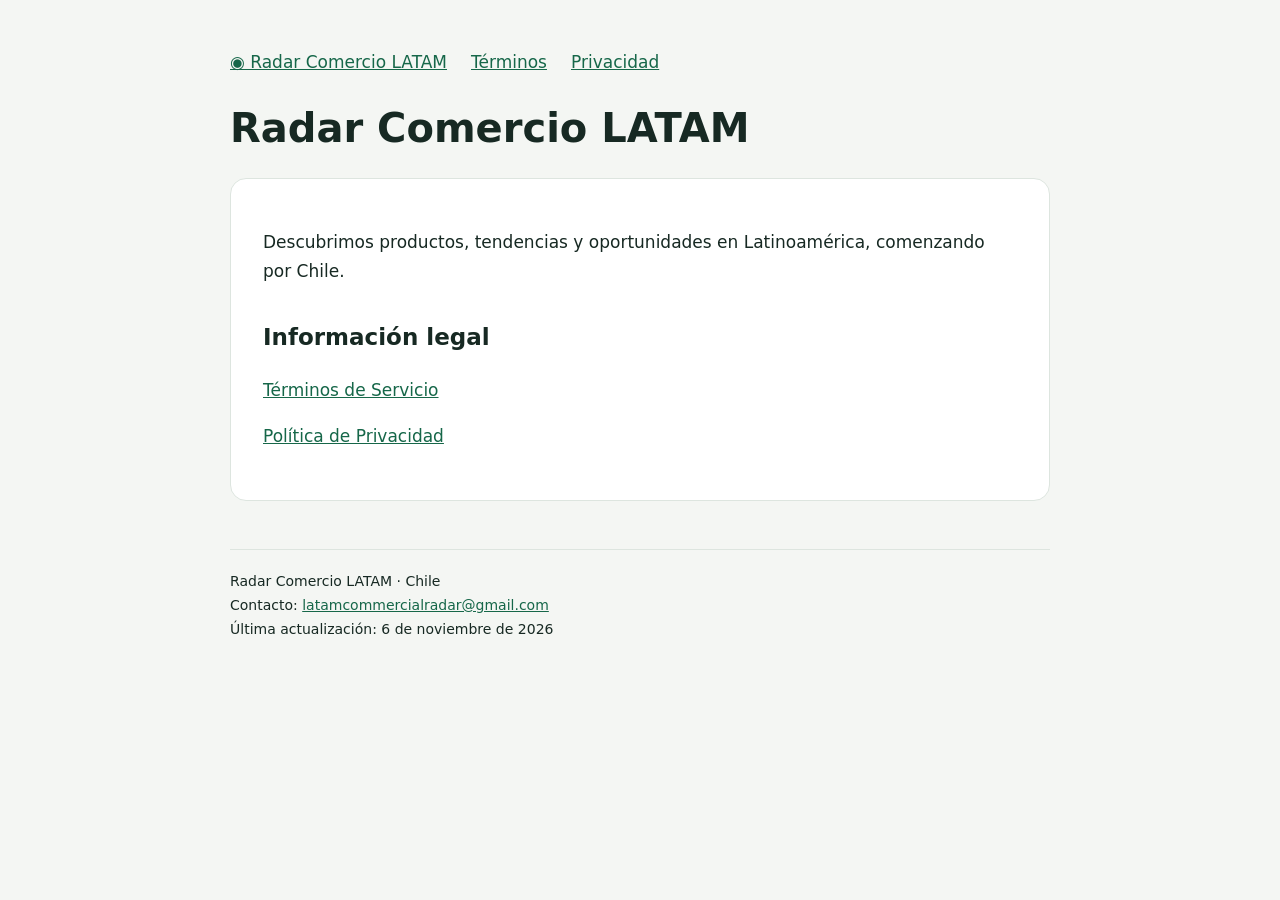
<file: index.html>
<!doctype html><html lang="es"><head><meta charset="utf-8"><meta name="viewport" content="width=device-width,initial-scale=1"><meta name="description" content="Radar Comercio LATAM de Radar Comercio LATAM"><title>Radar Comercio LATAM · Radar Comercio LATAM</title><link rel="stylesheet" href="./styles.css"></head><body><main><nav aria-label="Principal"><a href="./index.html">◉ Radar Comercio LATAM</a><a href="./terms.html">Términos</a><a href="./privacy.html">Privacidad</a></nav><h1>Radar Comercio LATAM</h1><article><p>Descubrimos productos, tendencias y oportunidades en Latinoamérica, comenzando por Chile.</p><h2>Información legal</h2><p><a href="./terms.html">Términos de Servicio</a></p><p><a href="./privacy.html">Política de Privacidad</a></p></article><footer>Radar Comercio LATAM · Chile<br>Contacto: <a href="mailto:latamcommercialradar@gmail.com">latamcommercialradar@gmail.com</a><br>Última actualización: 6 de noviembre de 2026</footer></main></body></html>
</file>
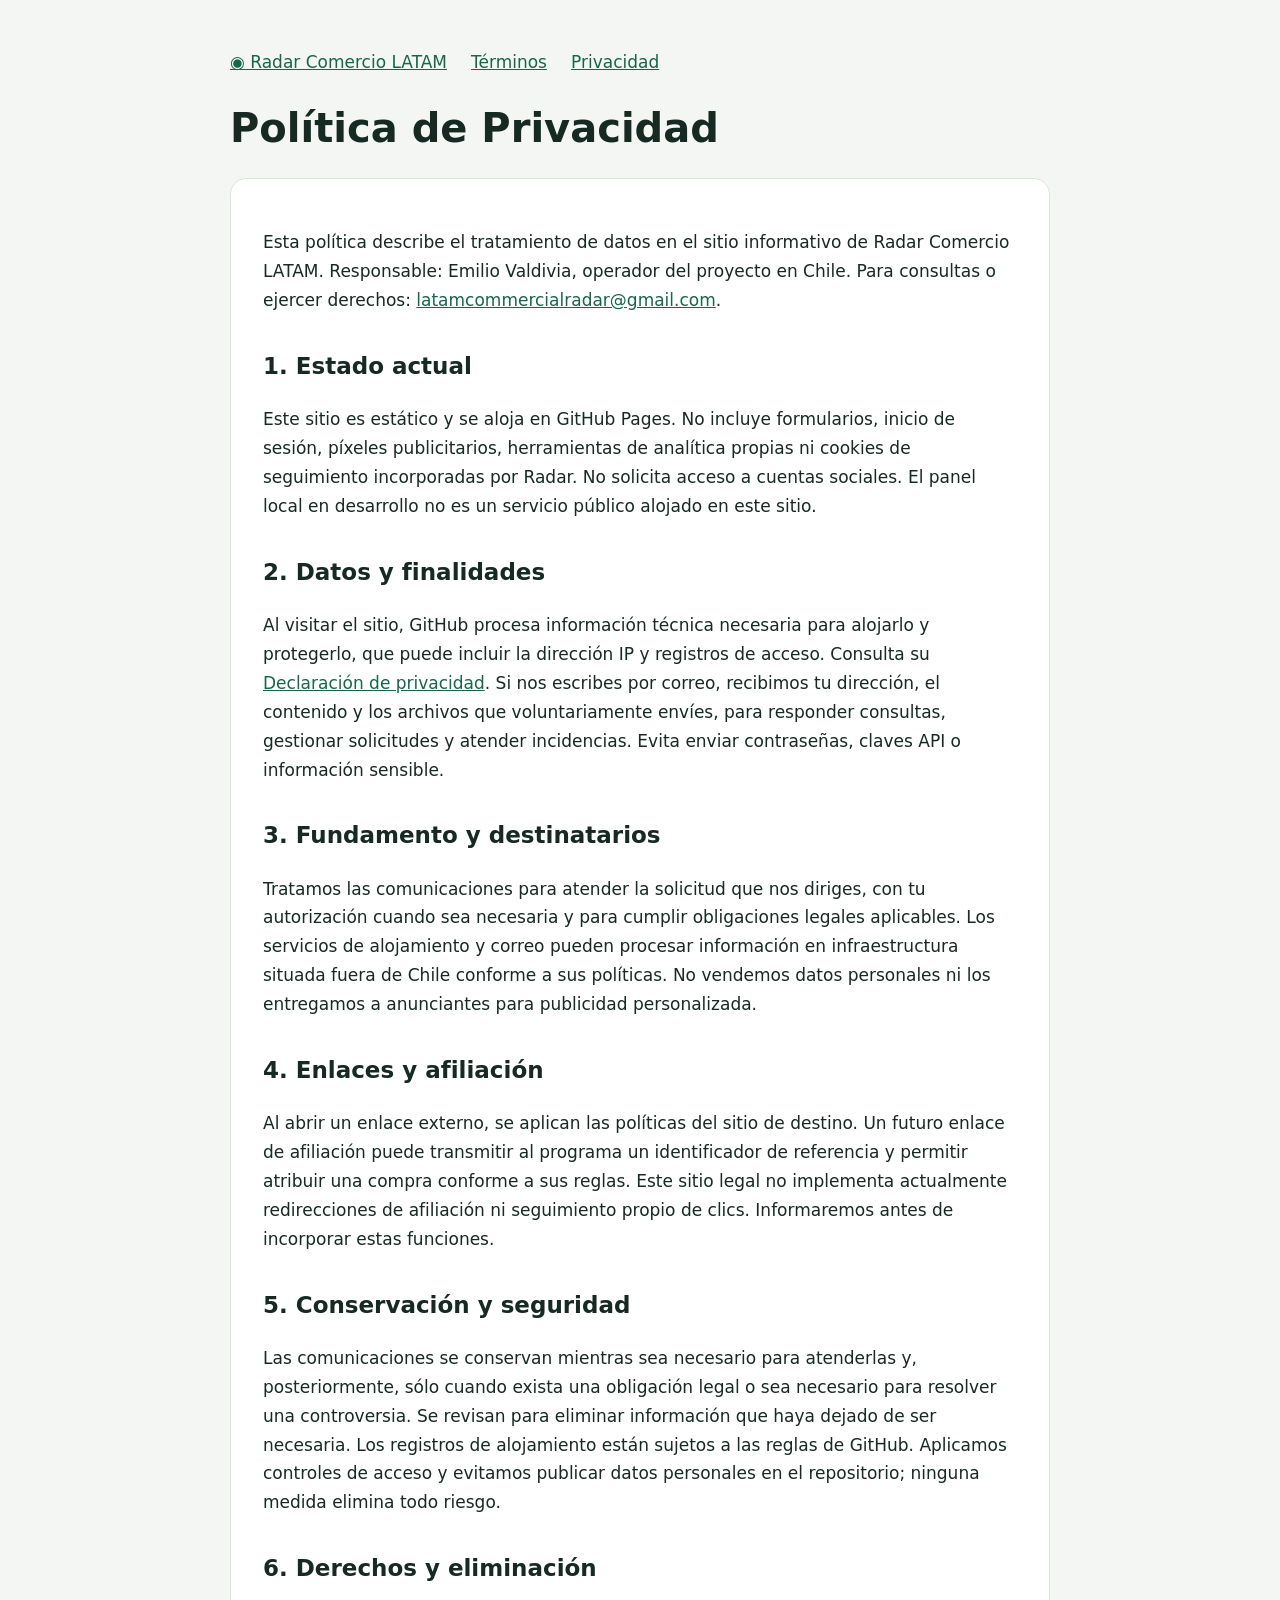
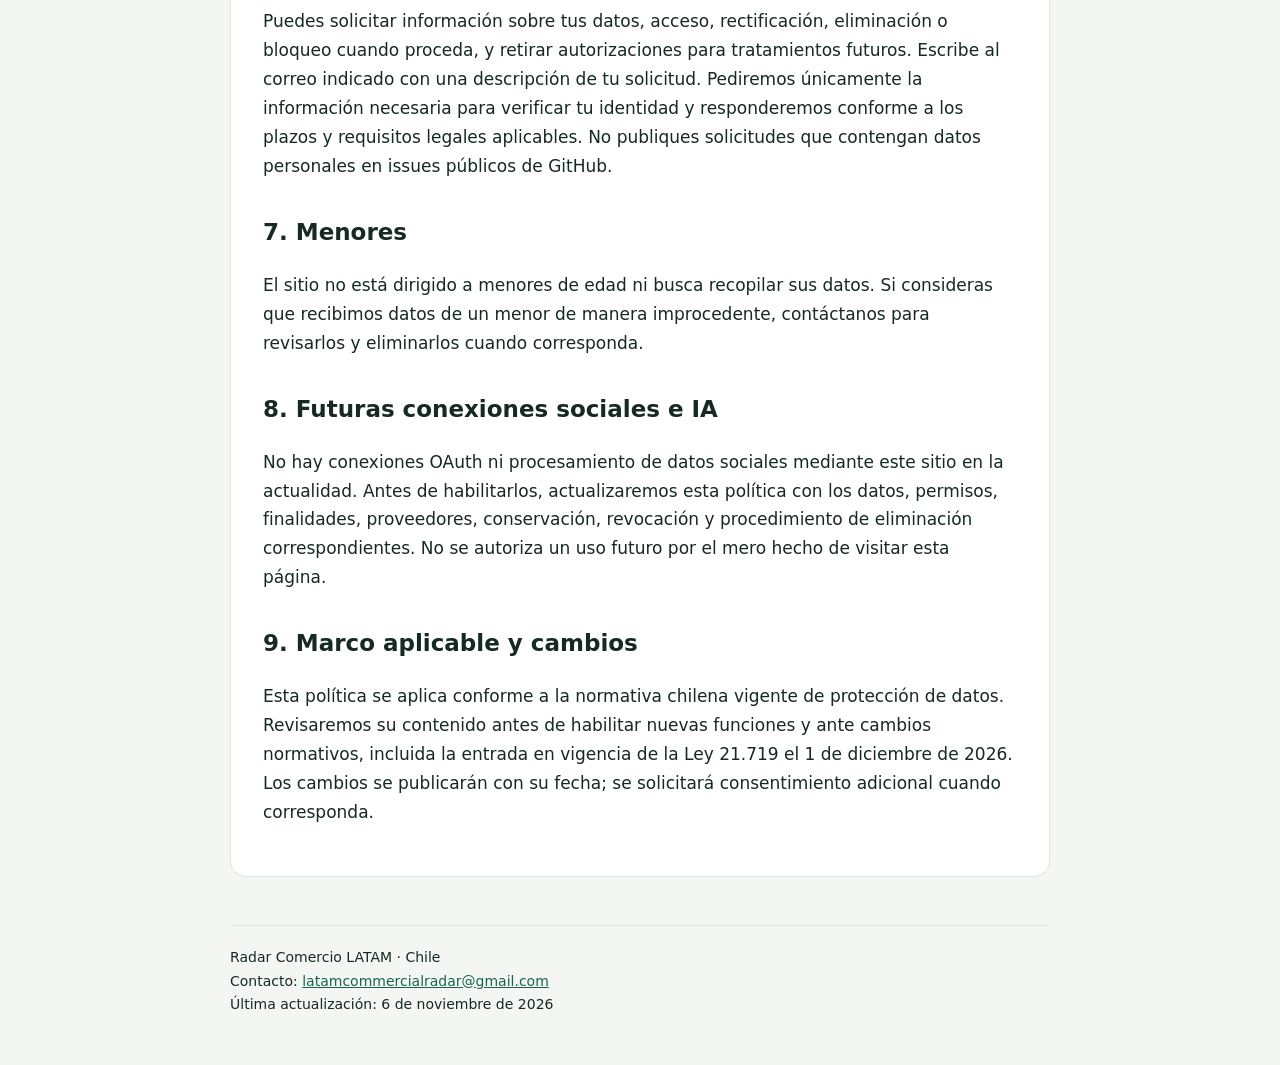
<file: privacy.html>
<!doctype html><html lang="es"><head><meta charset="utf-8"><meta name="viewport" content="width=device-width,initial-scale=1"><meta name="description" content="Política de Privacidad de Radar Comercio LATAM"><title>Política de Privacidad · Radar Comercio LATAM</title><link rel="stylesheet" href="./styles.css"></head><body><main><nav aria-label="Principal"><a href="./index.html">◉ Radar Comercio LATAM</a><a href="./terms.html">Términos</a><a href="./privacy.html">Privacidad</a></nav><h1>Política de Privacidad</h1><article><p>Esta política describe el tratamiento de datos en el sitio informativo de Radar Comercio LATAM. Responsable: Emilio Valdivia, operador del proyecto en Chile. Para consultas o ejercer derechos: <a href="mailto:latamcommercialradar@gmail.com">latamcommercialradar@gmail.com</a>.</p>
<h2>1. Estado actual</h2><p>Este sitio es estático y se aloja en GitHub Pages. No incluye formularios, inicio de sesión, píxeles publicitarios, herramientas de analítica propias ni cookies de seguimiento incorporadas por Radar. No solicita acceso a cuentas sociales. El panel local en desarrollo no es un servicio público alojado en este sitio.</p>
<h2>2. Datos y finalidades</h2><p>Al visitar el sitio, GitHub procesa información técnica necesaria para alojarlo y protegerlo, que puede incluir la dirección IP y registros de acceso. Consulta su <a href="https://docs.github.com/en/site-policy/privacy-policies/github-general-privacy-statement">Declaración de privacidad</a>. Si nos escribes por correo, recibimos tu dirección, el contenido y los archivos que voluntariamente envíes, para responder consultas, gestionar solicitudes y atender incidencias. Evita enviar contraseñas, claves API o información sensible.</p>
<h2>3. Fundamento y destinatarios</h2><p>Tratamos las comunicaciones para atender la solicitud que nos diriges, con tu autorización cuando sea necesaria y para cumplir obligaciones legales aplicables. Los servicios de alojamiento y correo pueden procesar información en infraestructura situada fuera de Chile conforme a sus políticas. No vendemos datos personales ni los entregamos a anunciantes para publicidad personalizada.</p>
<h2>4. Enlaces y afiliación</h2><p>Al abrir un enlace externo, se aplican las políticas del sitio de destino. Un futuro enlace de afiliación puede transmitir al programa un identificador de referencia y permitir atribuir una compra conforme a sus reglas. Este sitio legal no implementa actualmente redirecciones de afiliación ni seguimiento propio de clics. Informaremos antes de incorporar estas funciones.</p>
<h2>5. Conservación y seguridad</h2><p>Las comunicaciones se conservan mientras sea necesario para atenderlas y, posteriormente, sólo cuando exista una obligación legal o sea necesario para resolver una controversia. Se revisan para eliminar información que haya dejado de ser necesaria. Los registros de alojamiento están sujetos a las reglas de GitHub. Aplicamos controles de acceso y evitamos publicar datos personales en el repositorio; ninguna medida elimina todo riesgo.</p>
<h2>6. Derechos y eliminación</h2><p>Puedes solicitar información sobre tus datos, acceso, rectificación, eliminación o bloqueo cuando proceda, y retirar autorizaciones para tratamientos futuros. Escribe al correo indicado con una descripción de tu solicitud. Pediremos únicamente la información necesaria para verificar tu identidad y responderemos conforme a los plazos y requisitos legales aplicables. No publiques solicitudes que contengan datos personales en issues públicos de GitHub.</p>
<h2>7. Menores</h2><p>El sitio no está dirigido a menores de edad ni busca recopilar sus datos. Si consideras que recibimos datos de un menor de manera improcedente, contáctanos para revisarlos y eliminarlos cuando corresponda.</p>
<h2>8. Futuras conexiones sociales e IA</h2><p>No hay conexiones OAuth ni procesamiento de datos sociales mediante este sitio en la actualidad. Antes de habilitarlos, actualizaremos esta política con los datos, permisos, finalidades, proveedores, conservación, revocación y procedimiento de eliminación correspondientes. No se autoriza un uso futuro por el mero hecho de visitar esta página.</p>
<h2>9. Marco aplicable y cambios</h2><p>Esta política se aplica conforme a la normativa chilena vigente de protección de datos. Revisaremos su contenido antes de habilitar nuevas funciones y ante cambios normativos, incluida la entrada en vigencia de la Ley 21.719 el 1 de diciembre de 2026. Los cambios se publicarán con su fecha; se solicitará consentimiento adicional cuando corresponda.</p></article><footer>Radar Comercio LATAM · Chile<br>Contacto: <a href="mailto:latamcommercialradar@gmail.com">latamcommercialradar@gmail.com</a><br>Última actualización: 6 de noviembre de 2026</footer></main></body></html>
</file>
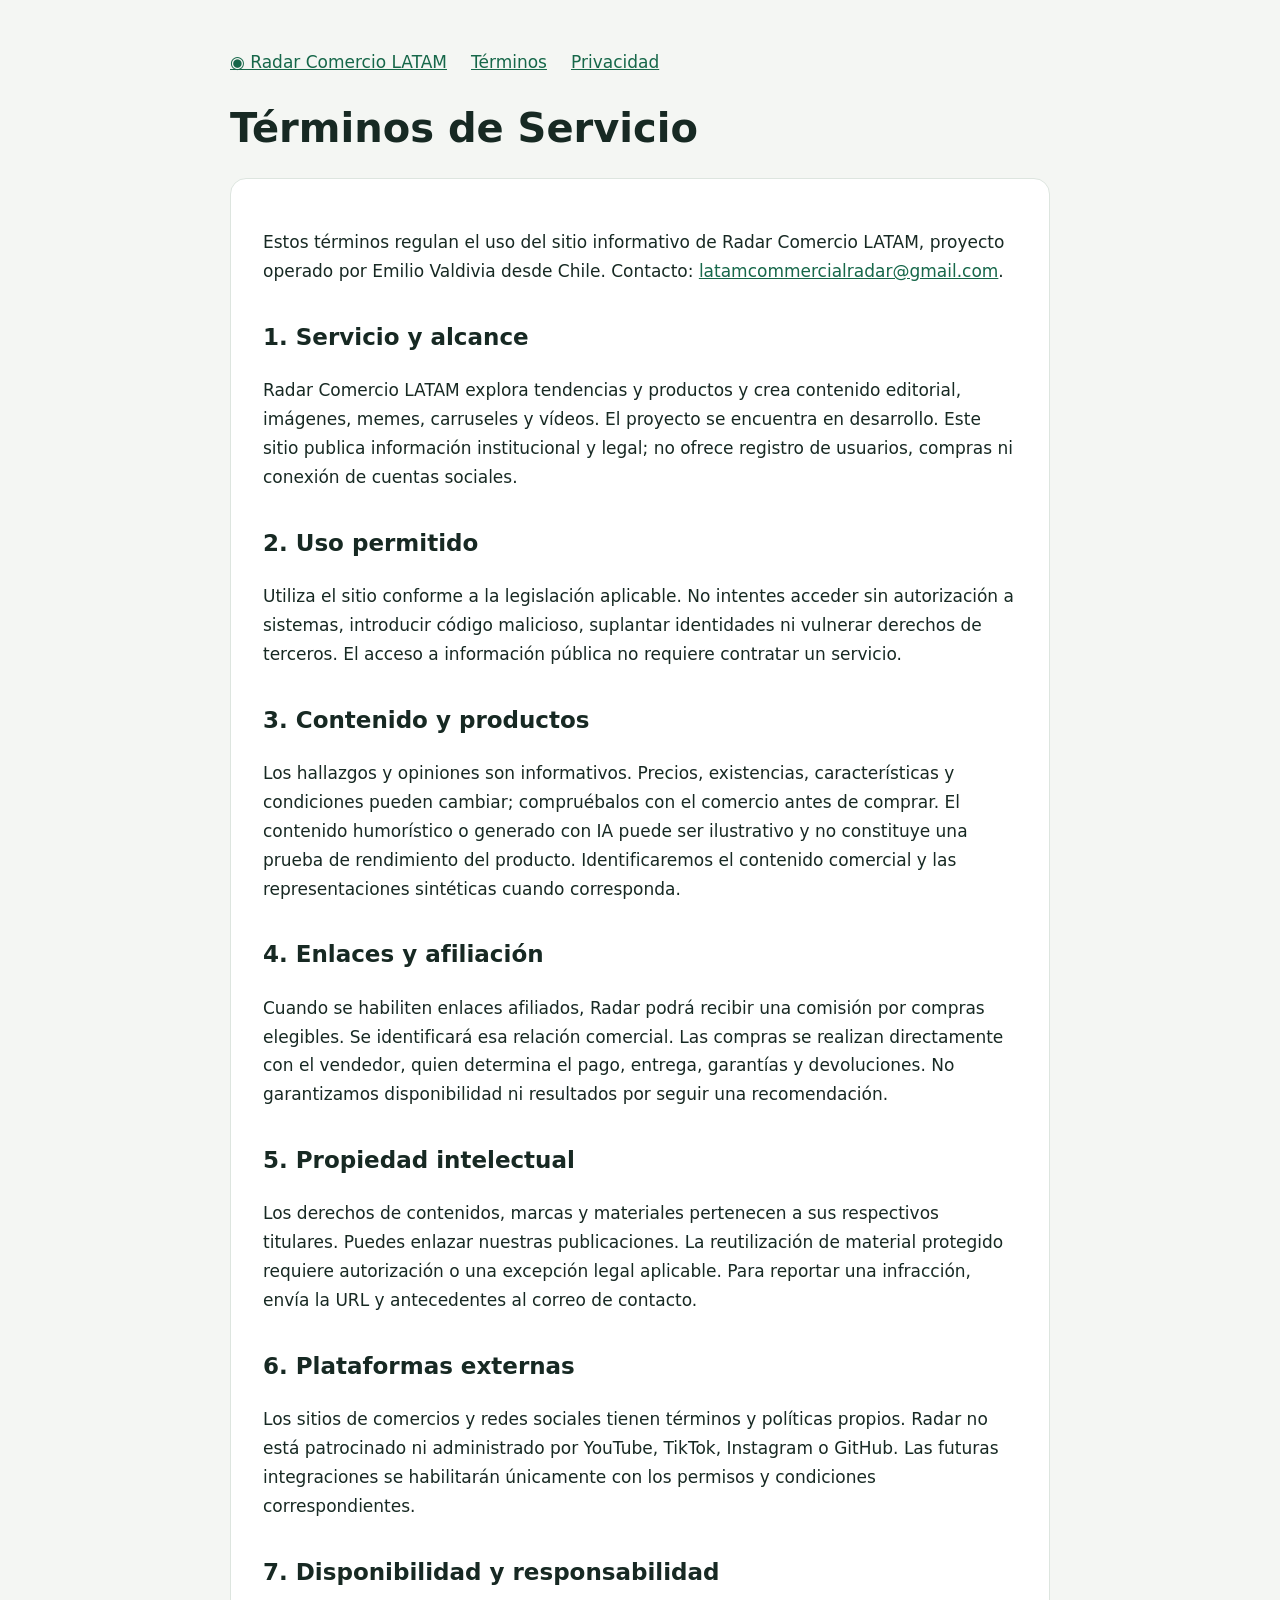
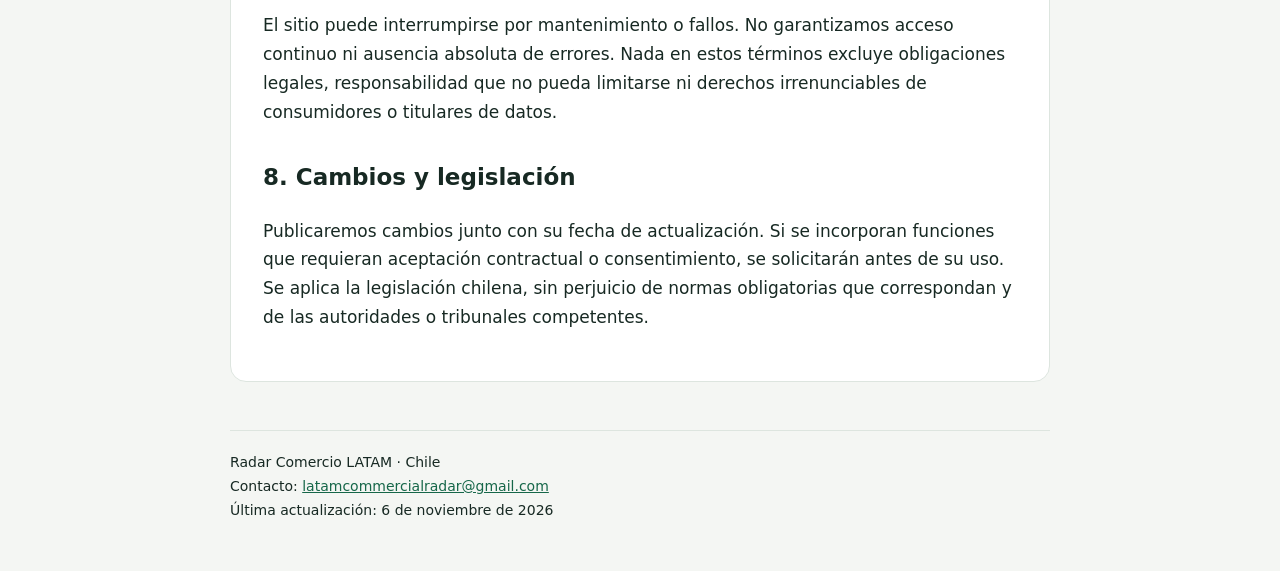
<file: terms.html>
<!doctype html><html lang="es"><head><meta charset="utf-8"><meta name="viewport" content="width=device-width,initial-scale=1"><meta name="description" content="Términos de Servicio de Radar Comercio LATAM"><title>Términos de Servicio · Radar Comercio LATAM</title><link rel="stylesheet" href="./styles.css"></head><body><main><nav aria-label="Principal"><a href="./index.html">◉ Radar Comercio LATAM</a><a href="./terms.html">Términos</a><a href="./privacy.html">Privacidad</a></nav><h1>Términos de Servicio</h1><article><p>Estos términos regulan el uso del sitio informativo de Radar Comercio LATAM, proyecto operado por Emilio Valdivia desde Chile. Contacto: <a href="mailto:latamcommercialradar@gmail.com">latamcommercialradar@gmail.com</a>.</p>
<h2>1. Servicio y alcance</h2><p>Radar Comercio LATAM explora tendencias y productos y crea contenido editorial, imágenes, memes, carruseles y vídeos. El proyecto se encuentra en desarrollo. Este sitio publica información institucional y legal; no ofrece registro de usuarios, compras ni conexión de cuentas sociales.</p>
<h2>2. Uso permitido</h2><p>Utiliza el sitio conforme a la legislación aplicable. No intentes acceder sin autorización a sistemas, introducir código malicioso, suplantar identidades ni vulnerar derechos de terceros. El acceso a información pública no requiere contratar un servicio.</p>
<h2>3. Contenido y productos</h2><p>Los hallazgos y opiniones son informativos. Precios, existencias, características y condiciones pueden cambiar; compruébalos con el comercio antes de comprar. El contenido humorístico o generado con IA puede ser ilustrativo y no constituye una prueba de rendimiento del producto. Identificaremos el contenido comercial y las representaciones sintéticas cuando corresponda.</p>
<h2>4. Enlaces y afiliación</h2><p>Cuando se habiliten enlaces afiliados, Radar podrá recibir una comisión por compras elegibles. Se identificará esa relación comercial. Las compras se realizan directamente con el vendedor, quien determina el pago, entrega, garantías y devoluciones. No garantizamos disponibilidad ni resultados por seguir una recomendación.</p>
<h2>5. Propiedad intelectual</h2><p>Los derechos de contenidos, marcas y materiales pertenecen a sus respectivos titulares. Puedes enlazar nuestras publicaciones. La reutilización de material protegido requiere autorización o una excepción legal aplicable. Para reportar una infracción, envía la URL y antecedentes al correo de contacto.</p>
<h2>6. Plataformas externas</h2><p>Los sitios de comercios y redes sociales tienen términos y políticas propios. Radar no está patrocinado ni administrado por YouTube, TikTok, Instagram o GitHub. Las futuras integraciones se habilitarán únicamente con los permisos y condiciones correspondientes.</p>
<h2>7. Disponibilidad y responsabilidad</h2><p>El sitio puede interrumpirse por mantenimiento o fallos. No garantizamos acceso continuo ni ausencia absoluta de errores. Nada en estos términos excluye obligaciones legales, responsabilidad que no pueda limitarse ni derechos irrenunciables de consumidores o titulares de datos.</p>
<h2>8. Cambios y legislación</h2><p>Publicaremos cambios junto con su fecha de actualización. Si se incorporan funciones que requieran aceptación contractual o consentimiento, se solicitarán antes de su uso. Se aplica la legislación chilena, sin perjuicio de normas obligatorias que correspondan y de las autoridades o tribunales competentes.</p></article><footer>Radar Comercio LATAM · Chile<br>Contacto: <a href="mailto:latamcommercialradar@gmail.com">latamcommercialradar@gmail.com</a><br>Última actualización: 6 de noviembre de 2026</footer></main></body></html>
</file>
<file: styles.css>
body{margin:0;background:#f4f6f3;color:#172923;font:17px/1.7 system-ui}main{max-width:820px;margin:auto;padding:48px 24px}a{color:#166749}nav{display:flex;gap:24px;flex-wrap:wrap}h1{line-height:1.2;font-size:40px}h2{font-size:23px;margin-top:32px}footer{border-top:1px solid #dde5df;margin-top:48px;padding-top:20px;font-size:14px}article{background:white;border:1px solid #dde5df;border-radius:16px;padding:32px}small{color:#63736b}
</file>
